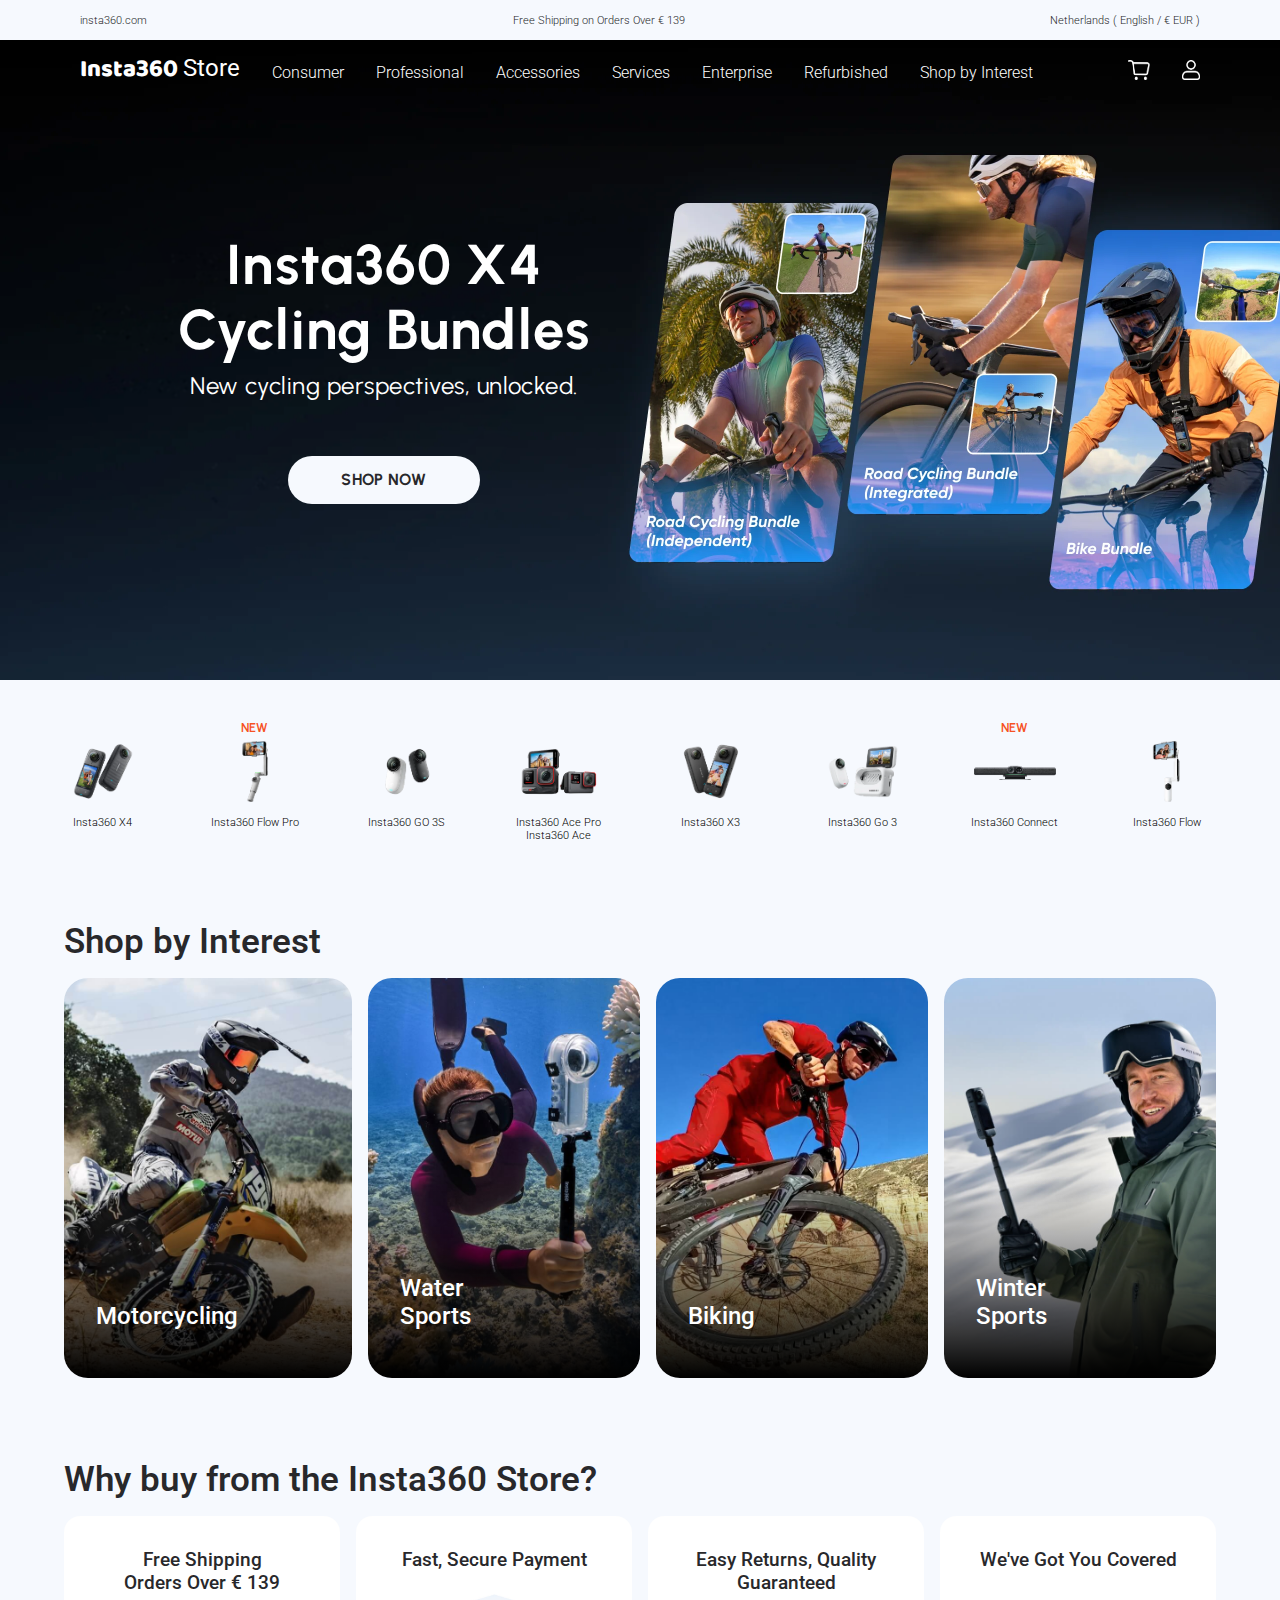
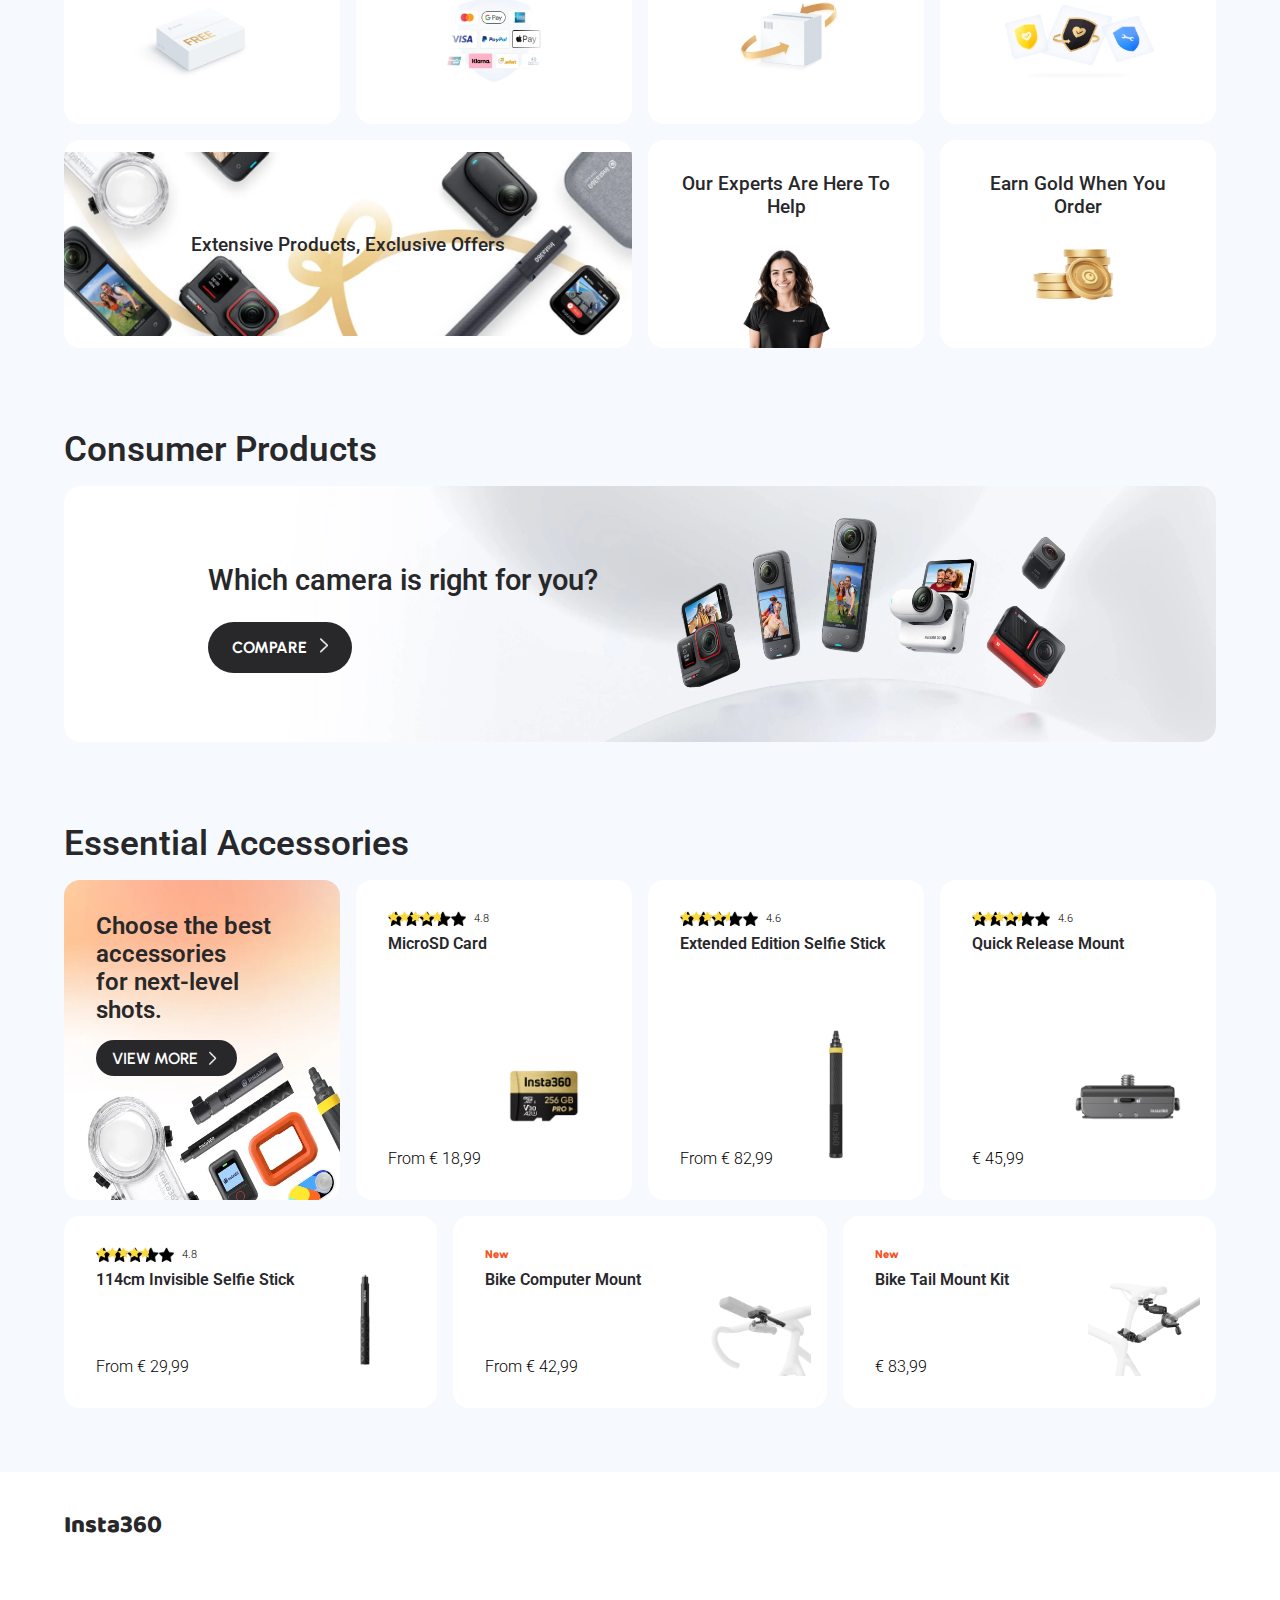
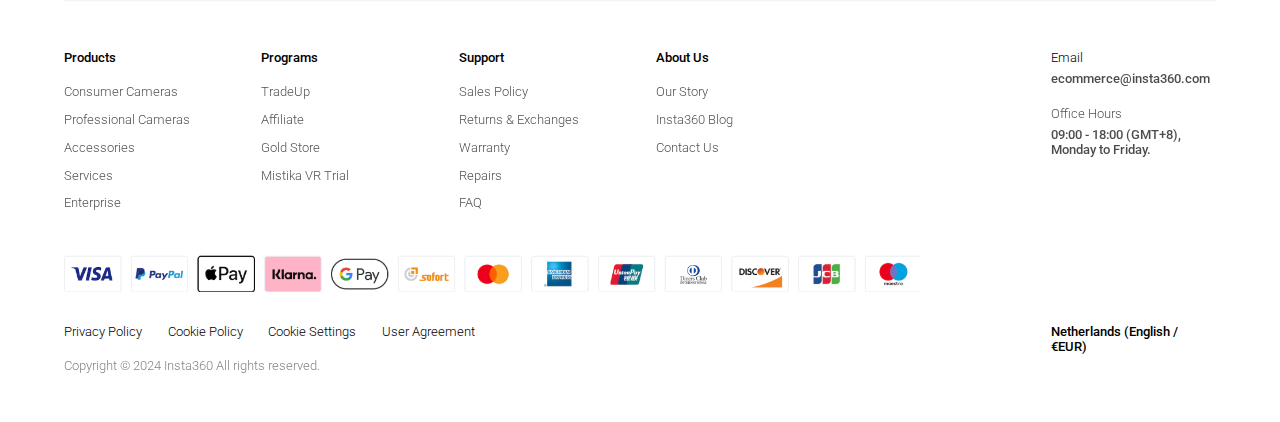
<file: index.html>
<!DOCTYPE html>
<html lang="English">
	
<head>
	<meta charset="UTF-8">
	<meta name="author" content="Tristan">
	<meta name="viewport" content="width=device-width, initial-scale=1">

	<!-- baloo font - Google Fonts -->
	<link rel="preconnect" href="https://fonts.googleapis.com">
	<link rel="preconnect" href="https://fonts.gstatic.com" crossorigin>
	<link href="https://fonts.googleapis.com/css2?family=Baloo+Bhaina+2:wght@400..800&display=swap" rel="stylesheet">

	<!-- roboto font - Google Fonts -->
	<link rel="preconnect" href="https://fonts.googleapis.com">
	<link rel="preconnect" href="https://fonts.gstatic.com" crossorigin>
	<link href="https://fonts.googleapis.com/css2?family=Roboto:ital,wght@0,100;0,300;0,400;0,500;0,700;0,900;1,100;1,300;1,400;1,500;1,700;1,900&display=swap" rel="stylesheet">

	<!-- Urbanist font - Google Fonts -->
	<link rel="preconnect" href="https://fonts.googleapis.com">
	<link rel="preconnect" href="https://fonts.gstatic.com" crossorigin>
	<link href="https://fonts.googleapis.com/css2?family=Urbanist:ital,wght@0,100..900;1,100..900&display=swap" rel="stylesheet">


	<title>Insta360 Unofficial Store</title>
	
	<link href="styles/style.css" rel="stylesheet">
	<link rel="icon" type="png" href="images/icons/favicon.png">
</head>

<body>

	<!-- A11y -->
	<a href="#mainStart" class="screenReaderText">Skip To Main Content</a> 

	<header>
		<ul>
			<li><a href="productPage.html">insta360.com</a></li>
			<li><p>Free Shipping on Orders Over € 139</p></li>
			<li><a href=".">Netherlands ( English / € EUR )</a></li>
		</ul>
		<nav>
			<ul>
				<li><h1>Insta360 <span>Store</span></h1></li>
				<li><a href=".">Consumer</a></li>
				<li><a href=".">Professional</a></li>
				<li><a href=".">Accessories</a></li>
				<li><a href=".">Services</a></li>
				<li><a href=".">Enterprise</a></li>
				<li><a href=".">Refurbished</a></li>
				<li><a href=".">Shop by Interest</a></li>
				<li><a href="."><img src="images/icons/cartIcon.png" alt="go to cart"></a></li>
				<li><a href="."><img src="images/icons/accountIcon.png" alt="go to account"></a></li>
			</ul>
		</nav>
		<section class="carousel arrowContainer">
			<div id="carousel1" >
				<a href="#carousel4" class="arrow"><span></span><img src="images/icons/arrowIcon.png" alt="show previous card in carousel"></a>
				<a href=".">
					<p>Insta360 X4</p>
					<p>Cycling Bundles</p>
					<p>New cycling perspectives, unlocked.</p>
					<p>SHOP NOW</p>
				</a>
				<a href="#carousel2" class="arrow"><img src="images/icons/arrowIcon.png" alt="show next card in carousel"><span></span></a>
			</div>
			<div id="carousel2">
				<a href="#carousel1" class="arrow"><span></span><img src="images/icons/arrowIcon.png" alt="show previous card in carousel"></a>
				<a href=".">
					<p>3 NEW X4</p>
					<p>Motorcycle Bundles</p>
					<p>More ways to capture epic footage of your rides!</p>
					<p>SHOP NOW</p>
				</a>
				<a href="#carousel3" class="arrow"><img src="images/icons/arrowIcon.png" alt="show next card in carousel"><span></span></a>
			</div>
			<div id="carousel3">
				<a href="#carousel2" class="arrow"><span></span><img src="images/icons/arrowIcon.png" alt="show previous card in carousel"></a>
				<a href=".">
					<p>UPDATE</p>
					<p>Insta360 X4</p>
					<p>Easier 360° editing starts here.</p>
					<p>BUY NOW</p>
				</a>
				<a href="#carousel4" class="arrow"><img src="images/icons/arrowIcon.png" alt="show next card in carousel"><span></span></a>
			</div>
			<div id="carousel4">
				<a href="#carousel3" class="arrow"><span></span><img src="images/icons/arrowIcon.png" alt="show previous card in carousel"></a>
				<a href=".">
					<p>NEW ARRIVAL</p>
					<p>Insta360 GO 3S</p>
					<p>Your tiny mighty 4K cam.</p>
					<p>BUY NOW</p>
				</a>
				<a href="#carousel1" class="arrow"><img src="images/icons/arrowIcon.png" alt="show next card in carousel"><span></span></a>
			</div>
		</section>
	</header>

	<main>
		<section class="arrowContainer" id="mainStart">
			<a href="#productCarouselLeft" class="arrow"><span></span><img src="images/icons/arrowIcon.png" alt="scroll to left end of carousel"></a>
			<ul class="carousel">
				<li id="productCarouselLeft"><a href=".">
					<p>NEW</p><img src="images/productCarousel/x4.webp" alt="Product Picture of the Insta360 X4">
					<p>Insta360 X4</p>
				</a></li>
				<li><a href="." class="new">
					<p>NEW</p><img src="images/productCarousel/flowPro.webp" alt="Product Picture of the new Insta360 Flow Pro">
					<p>Insta360 Flow Pro</p>
				</a></li>
				<li><a href=".">
					<p>NEW</p><img src="images/productCarousel/go3s.webp" alt="Product Picture of the Insta360 GO 3S">
					<p>Insta360 GO 3S</p>
				</a></li>
				<li><a href=".">
					<p>NEW</p><img src="images/productCarousel/ace.webp" alt="Product Picture of the Insta360 Ace Pro and Insta360 Ace">
					<p>Insta360 Ace Pro <br> Insta360 Ace</p>
				</a></li>
				<li><a href=".">
					<p>NEW</p><img src="images/productCarousel/x3.webp" alt="Product Picture of the Insta360 X3">
					<p>Insta360 X3</p>
				</a></li>
				<li><a href=".">
					<p>NEW</p><img src="images/productCarousel/go3.webp" alt="Product Picture of the Insta360 Go 3">
					<p>Insta360 Go 3</p>
				</a></li>
				<li><a href="." class="new">
					<p>NEW</p><img src="images/productCarousel/connect.png" alt="Product Picture of the New Insta360 Connect">
					<p>Insta360 Connect</p>
				</a></li>
				<li><a href=".">
					<p>NEW</p><img src="images/productCarousel/Flow.webp" alt="Product Picture of the Insta360 Flow">
					<p>Insta360 Flow</p>
				</a></li>
				<li><a href=".">
					<p>NEW</p><img src="images/productCarousel/oneRs.webp" alt="Product Picture of the Insta360 ONE RS">
					<p>Insta360 ONE RS</p>
				</a></li>
				<li><a href=".">
					<p>NEW</p><img src="images/productCarousel/oneRs1.webp" alt="Product Picture of the Insta360 ONE RS 1-Inch 360">
					<p>Insta360 ONE RS <br> 1-Inch 360</p>
				</a></li>
				<li><a href=".">
					<p>NEW</p><img src="images/productCarousel/accessories.webp" alt="Product Picture of various Accessories ">
					<p>Accessories</p>
				</a></li>
				<li><a href=".">
					<p>NEW</p><img src="images/productCarousel/x2.webp" alt="Product Picture of the Insta360 ONE X2">
					<p>Insta360 ONE X2</p>
				</a></li>
				<li><a href=".">
					<p>NEW</p><img src="images/productCarousel/link.webp" alt="Product Picture of the Insta360 Link">
					<p>Insta360 Link</p>
				</a></li>
				<li><a href=".">
					<p>NEW</p><img src="images/productCarousel/flexicare.webp" alt="FlexiCare Logo">
					<p>FlexiCare</p>
				</a></li>
				<li><a href=".">
					<p>NEW</p><img src="images/productCarousel/care.webp" alt="Care Logo">
					<p>Care</p>
				</a></li>
				<li><a href=".">
					<p>NEW</p><img src="images/productCarousel/enterprise.webp" alt="Enterprise Logo">
					<p>Enterprise</p>
				</a></li>
				<li><a href=".">
					<p>NEW</p><img src="images/productCarousel/pro2.webp" alt="Product Picture of the Insta360 Pro 2">
					<p>Insta360 Pro 2</p>
				</a></li>
				<li id="productCarouselRight"><a href=".">
					<p>NEW</p><img src="images/productCarousel/titan.webp" alt="Product Picture of the Titan">
					<p>Titan</p>
				</a></li>
			</ul>
			<a href="#productCarouselRight" class="arrow"><img src="images/icons/arrowIcon.png" alt="scroll to right end of carousel"><span></span></a>
		</section>
		<section>
			<h2>Shop by Interest</h2>
			<ul>
				<li class="arrowContainer"><a href=".">Motorcycling </a><a href="." class="arrow"><img src="images/icons/arrowIcon.png" alt="click to view motorcycling products" ><span></span></a></li>
				<li class="arrowContainer"><a href=".">Water Sports </a><a href="." class="arrow"><img src="images/icons/arrowIcon.png" alt="click to view water sports products" ><span></span></a></li>
				<li class="arrowContainer"><a href=".">Biking       </a><a href="." class="arrow"><img src="images/icons/arrowIcon.png" alt="click to view biking products"       ><span></span></a></li>
				<li class="arrowContainer"><a href=".">Winter Sports</a><a href="." class="arrow"><img src="images/icons/arrowIcon.png" alt="click to view winter sports products"><span></span></a></li>
			</ul>
		</section>
		<section class="grid">
			<h2>Why buy from the Insta360 Store?</h2>
			<ul>
				<li><a href=".">Free Shipping <br> Orders Over € 139</a></li>
				<li><a href=".">Fast, Secure Payment</a></li>
				<li><a href=".">Easy Returns, Quality Guaranteed</a></li>
				<li><a href=".">We've Got You Covered</a></li>
				<li><a href=".">Extensive Products, Exclusive Offers</a></li>
				<li><a href=".">Our Experts Are Here To Help</a></li>
				<li><a href=".">Earn Gold When You Order</a></li>
			</ul>
		</section>
		<section>
			<h2>Consumer Products</h2>
			<span>
				<span>
					<h3>Which camera is right for you?</h3>
					<a href=".">COMPARE<img src="images/icons/arrowIcon.png" alt="compare different cameras to find the best one for you"></a>
				</span>
				<img src="images/whichCam.webp" alt="array of popular Insta360 Cameras">
			</span>
		</section>
		<section class="grid">
			<h2>Essential Accessories</h2>
			<ul>
				<li>
					<a href=".">Choose the best accessories <br> for next-level shots.</a>
					<p>VIEW MORE <img src="images/icons/arrowIcon.png" alt="view more about accessories"></p>
					<img src="images/Accessories/accessoriesBG.webp" alt="different Insta360 accessories">
				</li>
				<li>
					<span class="rating rate48"><span><span></span></span>4.8</span>
					<a href=".">MicroSD Card</a>
					<p>From € 18,99</p>
					<p>BUY NOW</p>
					<span><img src="images/Accessories/microSD.webp" alt="256gb micro sd card"></span>
				</li>
				<li>
					<span class="rating rate46"><span><span></span></span>4.6</span>
					<a href="productPage.html">Extended Edition Selfie Stick</a>
					<p>From € 82,99</p>
					<p>BUY NOW</p>
					<span><img src="images/Accessories/extendedSelfie.webp" alt="extended version of the invisible selfie stick"></span>
				</li>
				<li>
					<span class="rating rate46"><span><span></span></span>4.6</span>
					<a href=".">Quick Release Mount</a>
					<p>€ 45,99</p>
					<p>BUY NOW</p>
					<span><img src="images/Accessories/mount.webp" alt="quick release mount for easy mounting"></span>
				</li>
				<li>
					<span class="rating rate48"><span><span></span></span>4.8</span>
					<a href=".">114cm Invisible Selfie Stick</a>
					<p>From € 29,99</p>
					<p>BUY NOW</p>
					<span><img src="images/Accessories/selfie.webp" alt="our tried and true 114cm invisible selfie stick"></span>
				</li>
				<li>
					<span class="alert">New</span>
					<a href=".">Bike Computer Mount</a>
					<p>From € 42,99</p>
					<p>BUY NOW</p>
					<span><img src="images/Accessories/computerMount.webp" alt="computer mount for cyclists"></span>
				</li>
				<li>
					<span class="alert">New</span>
					<a href=".">Bike Tail Mount Kit</a>
					<p>€ 83,99</p>
					<p>BUY NOW</p>
					<span><img src="images/Accessories/tailMount.webp" alt="tail mount for cyclists"></span>
				</li>
			</ul>
		</section>
	</main>

	<footer>
		<header>
			<h2>Insta360</h2>
			<hr>
		</header>
		<span>
			<span>
				<p>Products</p>
				<a href=".">Consumer Cameras</a>
				<a href=".">Professional Cameras</a>
				<a href=".">Accessories</a>
				<a href=".">Services</a>
				<a href=".">Enterprise</a>
			</span>
			<span>
				<p>Programs</p>
				<a href=".">TradeUp</a>
				<a href=".">Affiliate </a>
				<a href=".">Gold Store</a>
				<a href=".">Mistika VR Trial</a>
			</span>
			<span>
				<p>Support</p>
				<a href=".">Sales Policy</a>
				<a href=".">Returns & Exchanges</a>
				<a href=".">Warranty</a>
				<a href=".">Repairs</a>
				<a href=".">FAQ</a>
			</span>
			<span>
				<p>About Us</p>
				<a href=".">Our Story</a>
				<a href=".">Insta360 Blog</a>
				<a href=".">Contact Us</a>
			</span>
			<span>
				<p>Email</p>
				<a href="." class="bold">ecommerce@insta360.com</a>
				<p>Office Hours</p>
				<p class="bold">09:00 - 18:00 (GMT+8), <br> Monday to Friday.</p>
			</span>
			<img src="images/paymentOptions.png" alt="all the different payment methods we accept, including google pay, apple pay and paypal">
			<span>
				<a href=".">Privacy Policy</a>
				<a href=".">Cookie Policy</a>
				<a href=".">Cookie Settings</a>
				<a href=".">User Agreement</a>
			</span>
			<a href=".">Netherlands (English / €EUR)</a>
			<p>Copyright © 2024 Insta360 All rights reserved.</p>
		</span>
	</footer>





	<script defer src="scripts/script.js"></script>
</body>
	
</html>
</file>
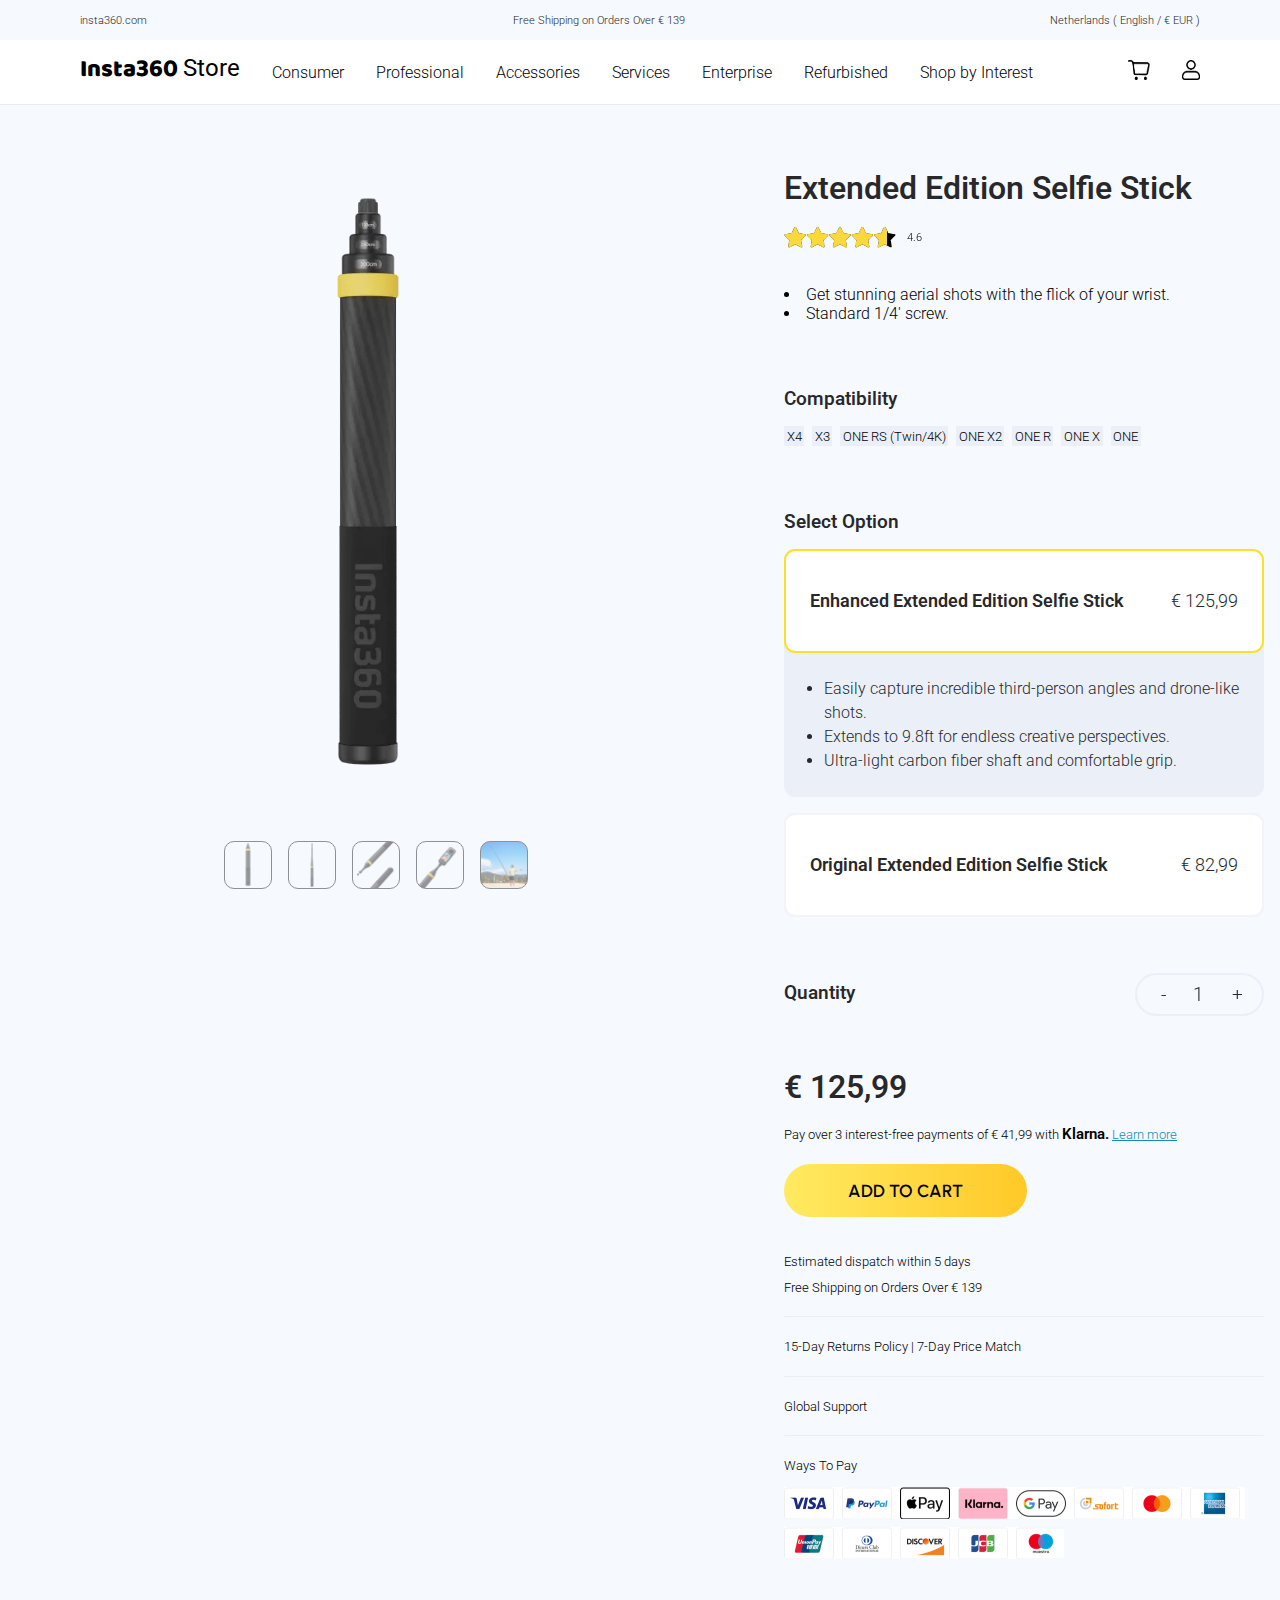
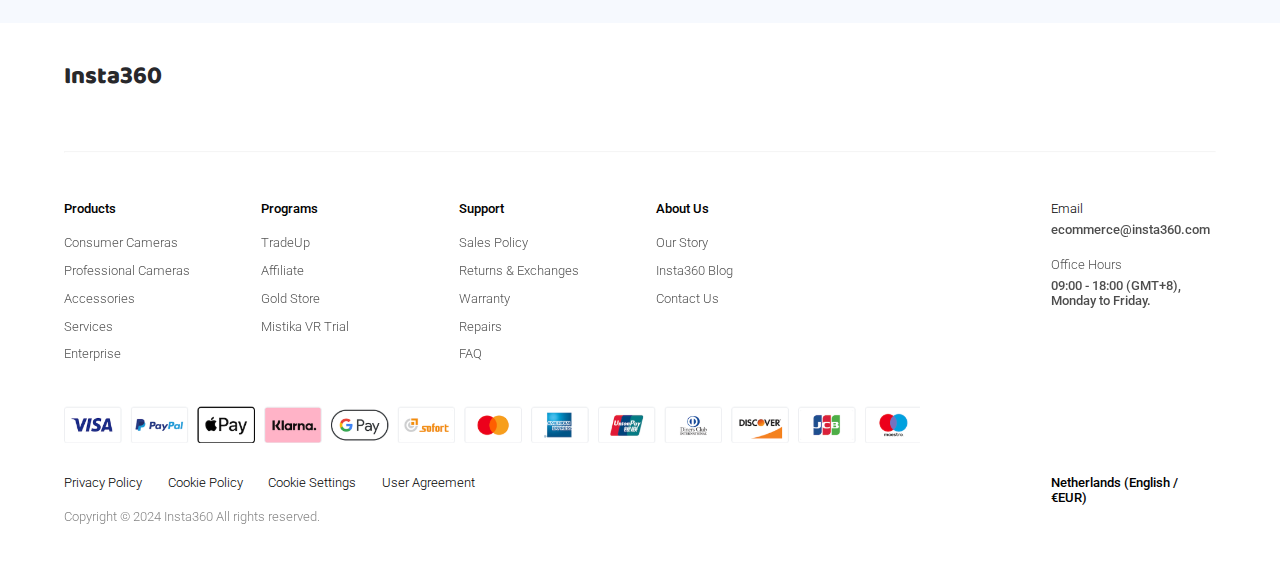
<file: productPage.html>
<!DOCTYPE html>
<html lang="English">
	
<head>
	<meta charset="UTF-8">
	<meta name="author" content="Tristan">
	<meta name="viewport" content="width=device-width, initial-scale=1">

	<!-- baloo font - Google Fonts -->
	<link rel="preconnect" href="https://fonts.googleapis.com">
	<link rel="preconnect" href="https://fonts.gstatic.com" crossorigin>
	<link href="https://fonts.googleapis.com/css2?family=Baloo+Bhaina+2:wght@400..800&display=swap" rel="stylesheet">

	<!-- roboto font - Google Fonts -->
	<link rel="preconnect" href="https://fonts.googleapis.com">
	<link rel="preconnect" href="https://fonts.gstatic.com" crossorigin>
	<link href="https://fonts.googleapis.com/css2?family=Roboto:ital,wght@0,100;0,300;0,400;0,500;0,700;0,900;1,100;1,300;1,400;1,500;1,700;1,900&display=swap" rel="stylesheet">

	<!-- Urbanist font - Google Fonts -->
	<link rel="preconnect" href="https://fonts.googleapis.com">
	<link rel="preconnect" href="https://fonts.gstatic.com" crossorigin>
	<link href="https://fonts.googleapis.com/css2?family=Urbanist:ital,wght@0,100..900;1,100..900&display=swap" rel="stylesheet">


	<title>Insta360 Unofficial Store</title>
	
	<link href="styles/style.css" rel="stylesheet">
	<link rel="icon" type="png" href="images/icons/favicon.png">
</head>

<body class="productPage">

	<!-- A11y -->
	<a href="#mainStart" class="screenReaderText">Skip To Main Content</a> 

	<header>
		<ul>
			<li><a href="index.html">insta360.com</a></li>
			<li><p>Free Shipping on Orders Over € 139</p></li>
			<li><a href=".">Netherlands ( English / € EUR )</a></li>
		</ul>
		<nav>
			<ul>
				<li><h1>Insta360 <span>Store</span></h1></li>
				<li><a href=".">Consumer</a></li>
				<li><a href=".">Professional</a></li>
				<li><a href=".">Accessories</a></li>
				<li><a href=".">Services</a></li>
				<li><a href=".">Enterprise</a></li>
				<li><a href=".">Refurbished</a></li>
				<li><a href=".">Shop by Interest</a></li>
				<li><a href="."><img src="images/icons/cartIcon.png" alt="go to cart"></a></li>
				<li><a href="."><img src="images/icons/accountIcon.png" alt="go to account"></a></li>
			</ul>
		</nav>
    </header>


    <main>
        <section>
            <div>
                <div class="carousel arrowContainer">
                    <div id="carousel1" >
                        <a href="#carousel5" class="arrow"><span></span><img src="images/icons/arrowIcon.png" alt="show previous card in carousel"></a>
                        <a href="#carousel2" class="arrow"><img src="images/icons/arrowIcon.png" alt="show next card in carousel"><span></span></a>
                    </div>
                    <div id="carousel2">
                        <a href="#carousel1" class="arrow"><span></span><img src="images/icons/arrowIcon.png" alt="show previous card in carousel"></a>
                        <a href="#carousel3" class="arrow"><img src="images/icons/arrowIcon.png" alt="show next card in carousel"><span></span></a>
                    </div>
                    <div id="carousel3">
                        <a href="#carousel2" class="arrow"><span></span><img src="images/icons/arrowIcon.png" alt="show previous card in carousel"></a>
                        <a href="#carousel4" class="arrow"><img src="images/icons/arrowIcon.png" alt="show next card in carousel"><span></span></a>
                    </div>
                    <div id="carousel4">
                        <a href="#carousel3" class="arrow"><span></span><img src="images/icons/arrowIcon.png" alt="show previous card in carousel"></a>
                        <a href="#carousel5" class="arrow"><img src="images/icons/arrowIcon.png" alt="show next card in carousel"><span></span></a>
                    </div>
                    <div id="carousel5">
                        <a href="#carousel4" class="arrow"><span></span><img src="images/icons/arrowIcon.png" alt="show previous card in carousel"></a>
                        <a href="#carousel1" class="arrow"><img src="images/icons/arrowIcon.png" alt="show next card in carousel"><span></span></a>
                    </div>
                </div>
                <a href="#carousel1"></a>
                <a href="#carousel2"></a>
                <a href="#carousel3"></a>
                <a href="#carousel4"></a>
                <a href="#carousel5"></a>
            </div>
            <div id="mainStart">
                <h2>Extended Edition Selfie Stick</h2>
				<span class="rating rate46"><span><span></span></span>4.6</span>
				<ul>
					<li>Get stunning aerial shots with the flick of your wrist.</li>
					<li>Standard 1/4' screw.</li>
				</ul>
				<h3>Compatibility</h3>
				<ul>
					<li>X4</li>
					<li>X3</li>
					<li>ONE RS (Twin/4K)</li>
					<li>ONE X2</li>
					<li>ONE R</li>
					<li>ONE X</li>
					<li>ONE</li>
				</ul>
				<h3>Select Option</h3>
				<div class="option expanded" id="option1">
					<p>Enhanced Extended Edition Selfie Stick<span>€ 125,99</span></p>
					<ul>
						<li>Easily capture incredible third-person angles and drone-like shots.</li>
						<li>Extends to 9.8ft for endless creative perspectives.</li>
						<li>Ultra-light carbon fiber shaft and comfortable grip.</li>
					</ul>
				</div>
				<div class="option" id="option2">
					<p>Original Extended Edition Selfie Stick<span>€ 82,99</span></p>
					<ul>
						<li>Maximum length: 3m</li>
						<li>minimum length: 0.5m</li>
					</ul>
				</div>
				<h3>Quantity <span>- 1 +</span></h3>
				<h2 id="price">€ 125,99</h2>
				<p>Pay over 3 interest-free payments of € 41,99 with <span>Klarna.</span> <a href=".">Learn more</a></p>
				<a href=".">ADD TO CART</a>
				<!-- <img src="images/icons/cartIcon.png" alt="testey"> -->
				<p>Estimated dispatch within 5 days <br>
				Free Shipping on Orders Over € 139</p>
				<hr>
				<p>15-Day Returns Policy | 7-Day Price Match</p>
				<hr>
				<p>Global Support</p>
				<hr>
				<p>Ways To Pay</p>
				<span><img src="images/paymentOptions.png" alt="ways to pay"></span>
				<span><img src="images/paymentOptions.png" alt="more ways to pay"></span>
				<audio id="notification1" src="audio/notification1.mp3"></audio>
				<audio id="notification2" src="audio/notification2.mp3"></audio>
            </div>
        </section>
    </main>


    <footer>
		<header>
			<h2>Insta360</h2>
			<hr>
		</header>
		<span>
			<span>
				<p>Products</p>
				<a href=".">Consumer Cameras</a>
				<a href=".">Professional Cameras</a>
				<a href=".">Accessories</a>
				<a href=".">Services</a>
				<a href=".">Enterprise</a>
			</span>
			<span>
				<p>Programs</p>
				<a href=".">TradeUp</a>
				<a href=".">Affiliate </a>
				<a href=".">Gold Store</a>
				<a href=".">Mistika VR Trial</a>
			</span>
			<span>
				<p>Support</p>
				<a href=".">Sales Policy</a>
				<a href=".">Returns & Exchanges</a>
				<a href=".">Warranty</a>
				<a href=".">Repairs</a>
				<a href=".">FAQ</a>
			</span>
			<span>
				<p>About Us</p>
				<a href=".">Our Story</a>
				<a href=".">Insta360 Blog</a>
				<a href=".">Contact Us</a>
			</span>
			<span>
				<p>Email</p>
				<a href="." class="bold">ecommerce@insta360.com</a>
				<p>Office Hours</p>
				<p class="bold">09:00 - 18:00 (GMT+8), <br> Monday to Friday.</p>
			</span>
			<img src="images/paymentOptions.png" alt="all the different payment methods we accept, including google pay, apple pay and paypal">
			<span>
				<a href=".">Privacy Policy</a>
				<a href=".">Cookie Policy</a>
				<a href=".">Cookie Settings</a>
				<a href=".">User Agreement</a>
			</span>
			<a href=".">Netherlands (English / €EUR)</a>
			<p>Copyright © 2024 Insta360 All rights reserved.</p>
		</span>
	</footer>





	<script defer src="scripts/script.js"></script>
</body>
	
</html>
</file>
<file: styles/style.css>
/**************/
/* CSS REMEDY */
/**************/
*, *::after, *::before {
  box-sizing:border-box;  
}

/* Hide scrollbar for Chrome, Safari and Opera */
*::-webkit-scrollbar {
	display: none;
}
/* Hide scrollbar for IE, Edge and Firefox */
* {
	-ms-overflow-style: none;  /* IE and Edge */
	scrollbar-width: none;  /* Firefox */
}



/*********************/
/* CUSTOM PROPERTIES */
/*********************/
:root {
	--white:#FFF;
	--black: #000;
	--offWhite: #f6f9fe;
	--offBlack: #28282b;
	--whiteChange: #FFF;
	--blackChange: #000;
	--offWhiteChange: #f6f9fe;
	--offBlackChange: #28282b;
	--color1: #ced5e442;
	--color2: #4fabd6;
	--color3: #f65224;
	--color4: #fce02a;

	--gradientClearToBlack: linear-gradient(to bottom, rgba(0, 0, 0, 0), rgba(0, 0, 0, 0), rgba(0, 0, 0, 1));
	--gradientYellow: linear-gradient(to right, rgb(255, 234, 97), rgb(255, 201, 40));

	--blackToWhite: invert(100%) sepia(5%) saturate(22%) hue-rotate(106deg) brightness(104%) contrast(107%);
	--blackToYellow: invert(77%) sepia(47%) saturate(643%) hue-rotate(356deg) brightness(107%) contrast(97%);

	--boxShadow1: 0 .5rem 1rem rgba(36, 36, 36, 0.173);

	--instaLogo: "Baloo Bhaina 2", sans-serif;
	--header: "Urbanist", sans-serif;
	--body: "Roboto", sans-serif;
}


@media (prefers-color-scheme: dark) {
	:root {
		--whiteChange: #000;
		--blackChange: #FFF;
		--offWhiteChange: #121213;
		--offBlackChange: #f6f9fe;
	}
}

/* A11y */
.screenReaderText {
	position: absolute;
	left: -9999px;
	z-index: 999;
	padding: 1rem;
	color: #FFF;
	background-color: #000;
	opacity: 0;
}

.screenReaderText:focus {
	left: 50%;
	top: 20rem;
	transform: translateX(-50%);
	opacity: 1;
}


/****************/
/* STYLING */
/****************/


body {
	margin: 0;
	background-color: var(--offWhiteChange);
	width: 100vw;
}

* {
	font-family: var(--body);
	font-weight: 300;
	text-decoration: none;
	color: inherit;
	list-style: none;
	scroll-behavior: smooth;
	transition: all .2s;
}

p {
	margin: 0;
}


/* HEADER STYLING */

header > ul{
	display: flex;
	justify-content: space-between;
	align-items: center;
	margin: 0;
	padding: 0 5rem;
	height: 2.5rem;
	color: var(--offBlackChange);
	background-color: var(--offWhiteChange);
	font-size: .7em;
}


nav {
	position: absolute;
	color: var(--white);
}

nav ul{
	height: 4rem;
	width: 100vw;
	display: flex;
	align-items: center;
	margin: 0;
	padding: 0 4rem;
	transition: all .5s;
}

nav ul:hover {
	background-color: var(--white);
	color: var(--black);
}

h1,
footer h2 {
	margin: 0;
	padding: 0;
	font-size: 1.5em;
	font-family: var(--instaLogo);
	font-weight: 800;
}

h1 span {
	font-weight: 400;
}

nav ul li{
	display: flex;
	align-items: center;
	height: 100%;
	margin: 0 1rem;
	transition: all .05s;
	border-color: #00000000;
}

nav ul li:hover {
	border-top: solid .15rem #00000000;
	border-bottom: solid .15rem var(--black);
}

nav ul li:nth-last-of-type(2){
	margin-left: auto;
}

nav ul li img {
	height: 1.2rem;
}

nav ul:not(:hover) li img{
	filter: var(--blackToWhite);
}

.productPage > header {
	padding-bottom: 4rem;
	border-bottom: solid .1rem #99999922;
}

.productPage header nav{
	background-color: var(--white);
	color: var(--black);
}

.productPage header nav ul li img {
	filter: none;
}



header section {
	display: flex;
	top: -6.5rem;
	z-index: -10;
	width: 100vw;
}

.carousel {
	flex-wrap: nowrap;
	overflow-x: scroll;
}

.carousel > * {
	flex: 0 0 auto;
}

.carousel div{
	height: 40rem;
	background-size: cover;
	background-position: center;
	background-repeat: none;
	width: 100vw;
	display: grid;
	grid-template-columns: 1fr 7fr 1fr;
	grid-template-rows: 4rem auto;
}

.carousel div > a {
	display: flex;
	justify-content: center;
	align-items: center;
	grid-row: 2 / 3;
}

.carousel div > a:first-of-type {
	grid-column: 1 / 2;
}

.carousel div > a:last-of-type {
	grid-column: 3 / 4;
}





.arrow {
	display: flex;
	justify-content: center;
	align-items: center;
	transition: all .2s;
}

.arrowContainer:not(:hover) .arrow{
	opacity: 0;
}

.arrow span {
	display: flex;
	justify-content: center;
	align-items: center;
	background-color: var(--black);
	opacity: .25;
	width: 3rem;
	height: 3rem;
	border-radius: 50%;
}

.arrow:hover span { 
	opacity: .5;
}

.arrow img {
	height: 1.2rem;
	opacity: 1;
	filter: var(--blackToWhite);
	position: relative;
}

/* bigbrain stuff here to make the arrow face the right direction based on the HTML Structure*/
.arrow img:last-child {
	right: 1.9rem;
}

.arrow img:first-child{
	left: 2rem;
	transform: rotate(180deg);
	z-index: 10;
}


/* show when entering parent - this one works (pretty clever stuff), but is not very practical */
/* .arrow:has(> *):hover {
	opacity: 1;
} */

/* I need to select the parent of the parent of .arrow, but I can't figure out if that's possible. 
Later, I tried enlarging the hitbox of the arrow's parent to cover the width of the viewport, but this also obstructed all the hyperlinks behind it*/
/* .arrow:has(> *) {
	height: inherit;
	position: absolute;
	width: 100vw;
} */







header section div > a:nth-child(2) {
	grid-column: 2/3;
	display: flex;
	flex-direction: column;
	margin: 0 40vw 3rem 0;
}

header section div > a:nth-child(2) p{
	margin-top: -.1rem;
	font-family: var(--header);
	letter-spacing: .02em;
	font-weight: 700;
	font-size: 3.5em;
	color: var(--white);
}

header section div > a p:nth-last-of-type(2){
	margin-top: .5rem;
	font-weight: 400;
	font-size: 1.5em;
}

header section div > a p:last-of-type{
	display: flex;
	justify-content: center;
	align-items: center;
	margin-top: 3.5rem;
	font-weight: 700;
	font-size: 1em;
	color: var(--offBlack);
	background-color: var(--offWhite);
	height: 3rem;
	width: 12rem;
	border-radius: 1.5rem;
}

#carousel3 a p:first-of-type, #carousel4 a p:first-of-type{
	margin: -.4rem 0 1rem 0;
	font-size: 2em;
	font-weight: 500;
	color: var(--color2);
}

#carousel4 p {
	color: var(--offBlack);
}

#carousel4 p:last-of-type{
	color: var(--offWhite);
	background-color: var(--offBlack);
}

#carousel1 {
	background-image: url(../images/headerCarousel/carousel1.png);
}

#carousel2 {
	background-image: url(../images/headerCarousel/carousel2.png);
}

#carousel3 {
	background-image: url(../images/headerCarousel/carousel3.png);
}

#carousel4 {
	background-image: url(../images/headerCarousel/carousel4.png);
}






/* FOOTER STYLING */

footer{
	padding: 0 4rem;
	background-color: var(--whiteChange);
	color: var(--blackChange);
}

footer h2 {
	font-size: 1.5em;
	padding: 2rem 0;
}

hr {
	margin: 1rem 0;
	color: var(--offBlackChange);
	opacity: .1;
}

footer > span{
	display: grid;
	grid-template-columns: repeat(6, 1fr);
	grid-template-rows: auto;
	gap: 2rem;
	padding: 2rem 0;
}

footer span span{
	display: flex;
	flex-direction: column;
	font-size: .8em;
}

footer span span *{
	margin-bottom: 1em;
	opacity: .7;
}

footer span span *:hover{
	opacity: 1;
}

footer span span *:first-child{
	font-weight: 500;
	margin-bottom: 1.5em;
	opacity: 1;
}

footer span span:nth-of-type(5){
	grid-area: 1 / 6;
}

footer span span:nth-of-type(5) *{
	font-weight: inherit;
	margin-bottom: .5em;
}

footer span span:nth-of-type(5) .bold{
	font-weight: 500;
	margin-bottom: 1.5em;
}

footer > span > img {
	height: 2.3rem;
	grid-area: 2 / 1 / span 1 / span 5;
}

footer span span:nth-of-type(6) {
	grid-area: 3 / 1 / span 1 / span 5;
	flex-direction: row;
}

footer span span:nth-of-type(6) a{
	margin-right: 2em;
	font-weight: 300;
	opacity: 1;
}

footer > span > a {
	grid-area: 3 / 6;
	font-size: .8em;
	font-weight: 500;
}

footer > span > p {
	grid-area: 4 / 1 / span 1 / span 6;
	font-size: .8em;
	opacity: .5;
	margin-top: -2rem;
}





/* MAIN STYLING */

main section:first-of-type {
	width: 100vw;
	display: grid;
	grid-template-columns: 1fr 20fr 1fr;
	margin: 2rem 0;
	color: var(--blackChange);
}

main section > a:first-of-type {
	grid-column: 1;
}

main section> a:last-of-type {
	grid-column: 3;
}

main section:first-of-type > ul {
	grid-column: 2 ;
	grid-row: 1;
	display: flex;
	margin: 0;
	padding: 0;
}

main section:first-of-type ul li a {
	height: 8rem;
	width: 8.5rem;
	margin-left: 1rem;
	display: flex;
	flex-direction: column;
	align-items: center;
	justify-content: space-between;
}

main section:first-of-type ul li:first-of-type a{
	margin-left: -1.5rem;
}

main section:first-of-type ul li a img {
	height: 64%;
	transition: all .2s;
}

main section:first-of-type ul li a:hover img {
	height: 68%;
}

main section:first-of-type ul li a p:first-of-type {
	position: relative;
	top: .5rem;
	font-family: var(--header);
	font-size: .8em;
	font-weight: 600;
	color: var(--color3);
	opacity: 0;
}

main section:first-of-type ul li a.new p:first-of-type {
	opacity: 1;
}

main section:first-of-type ul li a p:last-of-type {
	font-size: .7em;
	height: 1.5rem;
	text-align: center;
}






main section:nth-child(1n+2) {
	margin: 4rem 0;
	padding: 0 4em;
}

h2, h3{
	margin: 0;
	padding: 1rem 0;
	font-size: 2.2em;
	color: var(--offBlackChange);
	font-weight: 550;
}

h3 {
	font-size: 1.8em;
}

main section:nth-of-type(2) ul {
	margin: 0;
	padding: 0;
	display: flex;
	gap: 1rem;
	height: 25rem;
}

/* @media (max-width: 768px) { 
	main section:nth-of-type(2) ul {
		margin: 100rem;
	}
} */

main section:nth-of-type(2) ul li{
	width: 25%;
	display: flex;
	justify-content: space-between;
	background-size: cover;
	background-position: center;
	background-repeat: none;
	border-radius: 1.5rem;
	transition: .2s;
}

main section:nth-of-type(2) ul li a {
	padding: 3rem 2rem;
	display: flex;
	justify-content: space-between;
	align-items: flex-end;
	font-size: 1.5em;
	font-weight: 500;
	color: var(--white);
	height: 100%;
}

main section:nth-of-type(2) ul li a:first-child {
	flex-grow: 1;
	padding-right: 0;
}

main section:nth-of-type(2) .arrow img{
	height: .8em;
}

main section:nth-of-type(2) .arrow span{
	opacity: 0;
}

main section:nth-of-type(2) ul li:hover {
	width: 42%;
}

@media (prefers-reduced-motion) {
	main section:nth-of-type(2) > ul li:hover{
		width: 25%;
	}
}

main section:nth-of-type(2) > ul li:nth-of-type(1){
	background-image: var(--gradientClearToBlack), url(../images/shopByInterest/motorcycling.jpeg);
}

main section:nth-of-type(2) > ul li:nth-of-type(2){
	background-image: var(--gradientClearToBlack), url(../images/shopByInterest/waterSports.jpeg);
}

main section:nth-of-type(2) > ul li:nth-of-type(3){
	background-image: var(--gradientClearToBlack), url(../images/shopByInterest/biking.jpeg);
}

main section:nth-of-type(2) > ul li:nth-of-type(4){
	background-image: var(--gradientClearToBlack), url(../images/shopByInterest/winterSports.jpeg);
}





section.grid ul{
	margin: 0;
	padding: 0;
	display: grid;
	gap: 1rem;
	grid-template-columns: repeat(4, 1fr);
	grid-template-rows: repeat(2, 13rem);
}
	

section.grid ul li{
	display: flex;
	flex-direction: row;
	justify-content: center;
	background-color: var(--white);
	border-radius: 1rem;
	background-size: cover;
	background-position: center;
	background-repeat: no-repeat;
	transition: all .2s;
}

section.grid ul li a{
	padding: 2rem;
	font-size: 1.2em;
	font-weight: 500;
	color: var(--offBlack);
	text-align: center;
}

main section.grid ul li:hover {
	box-shadow: var(--boxShadow1);
}

main section:nth-of-type(3) ul li:nth-of-type(1) {
	background-image: url(../images/whyBuy/freeShipping.webp);
	background-size: 65%;
}

main section:nth-of-type(3) ul li:nth-of-type(1):hover {
	background-size: calc(65% + 65% / 10 * .7);
}

main section:nth-of-type(3) ul li:nth-of-type(2) {
	background-image: url(../images/whyBuy/payment.webp);
	background-size: 150%;
}

main section:nth-of-type(3) ul li:nth-of-type(2):hover {
	background-size: calc(150% + 150% / 10 * .7);
}

main section:nth-of-type(3) ul li:nth-of-type(3) {
	background-image: url(../images/whyBuy/returns.webp);
	background-size: 140%;
}

main section:nth-of-type(3) ul li:nth-of-type(3):hover {
	background-size: calc(140% + 140% / 10 * .7);
}

main section:nth-of-type(3) ul li:nth-of-type(4) {
	background-image: url(../images/whyBuy/covered.webp);
	background-size: 150%;
}

main section:nth-of-type(3) ul li:nth-of-type(4):hover {
	background-size: calc(150% + 150% / 10 * .7);
}

main section:nth-of-type(3) ul li:nth-of-type(5) {
	background-image: url(../images/whyBuy/offers.webp);
	background-size: 100%;
	grid-column: 1 / 3;
	align-items: center;
}

main section:nth-of-type(3) ul li:nth-of-type(5):hover {
	background-size: calc(100% + 100% / 10 * .7);
}

main section:nth-of-type(3) ul li:nth-of-type(6) {
	background-image: url(../images/whyBuy/help.webp);
	background-size: 50%;
	background-position: bottom;
}

main section:nth-of-type(3) ul li:nth-of-type(6):hover {
	background-size: calc(50% + 50% / 10 * .7);
}

main section:nth-of-type(3) ul li:nth-of-type(7) {
	background-image: url(../images/whyBuy/gold.webp);
	background-size: 55%;
}

main section:nth-of-type(3) ul li:nth-of-type(7):hover {
	background-size: calc(55% + 55% / 10 * .7);
}





main section:nth-of-type(4) span:last-of-type {
	display: flex;
	align-items: center;
	height: 16rem;
	width: 100%;
	border-radius: 1rem;
	overflow: hidden;
	transition: all .4s;
}

main section:nth-of-type(4) span:last-of-type h3{
	color: var(--offBlack);
}

main section:nth-of-type(4) span:last-of-type span {
	position: absolute;
	display: flex;
	flex-direction: column;
	justify-content: space-around;
	align-items: flex-start;
	width: auto;
	padding: 3.5rem 0 4rem 9rem;
}

main section:nth-of-type(4) span:last-of-type span a {
	display: flex;
	justify-content: space-between;
	font-family: var(--header);
	font-weight: 700;
	color: var(--white);
	background-color: var(--offBlack);
	padding: 1rem 1.5rem;
	width: 9rem;
	border-radius: 2rem;
	transition: all .4s;
}

main section:nth-of-type(5) ul li:first-of-type p img,
main section:nth-of-type(4) span:last-of-type span a img {
	position: relative;
	transform: rotate(180deg);
	filter: var(--blackToWhite);
	height: .9em;
}

main section:nth-of-type(4) span:last-of-type > img {
	left: 4rem;
	width: 100%;
	min-height: 100%;
	z-index: -10;
	border-radius: inherit;
	transition: all .4s;
}

main section:nth-of-type(4) span:last-of-type span a:hover {
	opacity: .6;
}

main section:nth-of-type(4) span:last-of-type span a:hover img {
	right: -.3rem
}

main section:nth-of-type(4) > span:last-of-type:hover {
	box-shadow: var(--boxShadow1);
}

main section:nth-of-type(4) span:last-of-type:hover > img {
	width: 102%;
}

@media (prefers-reduced-motion) {
	main section:nth-of-type(4) span:last-of-type:hover > img {
		width: 100%;
	}
}






main section:nth-of-type(5) ul{
	grid-template-columns: repeat(12, 1fr);
	grid-template-rows: 20rem 12rem;
}

main section:nth-of-type(5) ul li{
	position: relative;
	display: flex;
	flex-direction: column;
	justify-content: left;
	padding: 2rem;
	grid-area: span 1 / span 3;
}

main section:nth-of-type(5) ul li:nth-of-type(5),
main section:nth-of-type(5) ul li:nth-of-type(6),
main section:nth-of-type(5) ul li:nth-of-type(7){
	grid-area: span 1 / span 4;
}


/* STAR RATING SYSTEM (COOL STUFF) */
.rating,
main section:nth-of-type(5) ul li span:first-of-type{
	position: relative;
	display: flex;
	align-items: center;
	top: -.3rem;
	height: 2em;
	font-size: .7em;
}

.rating span,
main section:nth-of-type(5) ul li span:first-of-type span{
	position: relative;
	top: 0;
	left: 0;
	height: 2em;
	width: 10em;
	margin-right: 1em;
	background-image: url(../images/icons/star.png);
	background-size: 2em;
}

.rating span span,
main section:nth-of-type(5) ul li span:first-of-type span span{
	position: absolute;
	right: 0;
	filter: var(--blackToYellow);
}

main section:nth-of-type(5) ul li span:first-of-type.rate48 span span{
	width: calc(2em * 4.8);
}

.rate46 span span,
main section:nth-of-type(5) ul li span:first-of-type.rate46 span span{
	width: calc(2em * 4.6);
}

main section:nth-of-type(5) ul li span:first-of-type.alert{
	font-family: var(--header);
	font-weight: 900;
	color: var(--color3);
}


main section:nth-of-type(5) ul li a{
	text-align: left;
	font-size: 1em;
	font-weight: 600;
	padding: 0;
}

main section:nth-of-type(5) ul li p:nth-of-type(1){
	margin-top: auto;
}

main section:nth-of-type(5) ul li:first-of-type p,
main section:nth-of-type(5) ul li p:nth-of-type(2){
	height: .1px;
	width: fit-content;
	display: flex;
	align-items: center;
	padding: 0 1rem;
	font-family: var(--header);
	font-size: .8em;
	font-weight: 600;
	color: var(--white);
	background-color: var(--offBlack);
	border-radius: 2rem;
	opacity: 0;
	transition: all .2s ease-out;
}



main section:nth-of-type(5) ul li span:last-of-type{
	position: absolute;
	right: 1rem;
	bottom: 2rem;
	width: 9rem;
	display: flex;
	justify-content: center;
	align-items: center;
}

main section:nth-of-type(5) ul li span:last-of-type img{
	width: 100%;
	transition: all .2s;
}

main section:nth-of-type(5) ul li:nth-last-of-type(1) > span:last-of-type,
main section:nth-of-type(5) ul li:nth-last-of-type(2) > span:last-of-type,
main section:nth-of-type(5) ul li:nth-last-of-type(3) > span:last-of-type{
	width: 7rem;
}

main section:nth-of-type(5) ul li:hover p:nth-of-type(2){
	height: 2.25rem;
	opacity: 1;
	margin-top: .5rem;
}

main section:nth-of-type(5) ul li p:nth-of-type(2):hover {
	opacity: .7;
}

main section:nth-of-type(5) ul li:first-of-type:hover > img, 
main section:nth-of-type(5) ul li:hover span:last-of-type img{
	width: calc(100% + 1rem);
}

main section:nth-of-type(5) ul li:first-of-type{
	overflow: hidden;
	background-color: transparent;
}

main section:nth-of-type(5) ul li:first-of-type a{
	font-size: 1.5em;
}

main section:nth-of-type(5) ul li:first-of-type p{
	font-size: 1em;
	height: 2.25rem;
	margin-top: 1rem;
	opacity: 1;
}

main section:nth-of-type(5) ul li:first-of-type p img{
	height: .8em;
	margin: 0 .3em 0 .7em;
}

main section:nth-of-type(5) ul li:first-of-type > img{
	position: absolute;
	bottom: 0;
	left: 0;
	width: 100%;
	min-height: 100%;
	z-index: -10;
}

main section:nth-of-type(5) ul li:first-of-type p:hover{
	opacity: .7;
}

main section:nth-of-type(5) ul li:first-of-type p:hover img{
	margin: 0 0 0 1em;
}

/* @media (prefers-color-scheme: dark){
	main section:nth-of-type(2) ul {
		flex-wrap: wrap;
	}

	main section:nth-of-type(2) ul li {
		width: calc(50% - .5rem);
	}
} */






/* PRODUCT PAGE */

.productPage main section:first-of-type{
	position: relative;
	margin: 0;
	padding: 4rem 0;
	background-color: var(--offWhiteChange);
	display: flex;
	gap: 4rem;
	justify-content: center;
}

.productPage main section:first-of-type > div:first-of-type {
	position: sticky;
	top: 4rem;
	height: fit-content;
	width: 44rem;
	display: flex;
	flex-wrap: wrap;
	justify-content: center;
}

.productPage main section:first-of-type > div:first-of-type > a{
	margin: 2rem 0 0 1rem;
	height: 3rem;
	width: 3rem;
	border: solid 1px var(--offBlackChange);
	border-radius: 10px;
	background-color: transparent;
	background-position: center;
	background-size: 3rem;
}

.productPage main section:first-of-type > div:first-of-type > a:not(:hover){
	opacity: .5;
}

.productPage main section:first-of-type div .carousel{
	display: flex;
	height: 40rem;
	width: 100%;
}

.productPage main section:first-of-type div .carousel div{
	width: 100%;
	background-size: contain;
	background-repeat: no-repeat;
}

.productPage main section:first-of-type > div:first-of-type > a:nth-of-type(1),
.productPage #carousel1 {
	background-image: url(../images/selfieStick/pic1.webp);
}

.productPage main section:first-of-type > div:first-of-type > a:nth-of-type(2),
.productPage #carousel2 {
	background-image: url(../images/selfieStick/pic2.webp);
}

.productPage main section:first-of-type > div:first-of-type > a:nth-of-type(3),
.productPage #carousel3 {
	background-image: url(../images/selfieStick/pic3.webp);
}

.productPage main section:first-of-type > div:first-of-type > a:nth-of-type(4),
.productPage #carousel4 {
	background-image: url(../images/selfieStick/pic4.webp);
}

.productPage main section:first-of-type > div:first-of-type > a:nth-of-type(5),
.productPage #carousel5 {
	background-image: url(../images/selfieStick/pic5.webp);
}

.productPage main section:first-of-type > div:nth-of-type(2) {
	height: fit-content;
	width: 30rem;
	flex-direction: column;
}

.productPage .rating{
	margin-top: .5rem;
}

.productPage main h2 {
	padding-top: 0;
	font-size: 2em;
}

.productPage h3 {
	margin-top: 3rem;
	font-size: 1.2em;
}

.productPage main section:first-of-type > div:nth-of-type(2) > ul:first-of-type{
	margin: 2rem 0;
	padding: 0;
}

.productPage main section:first-of-type > div:nth-of-type(2) > ul:first-of-type li{
	list-style: inside disc;
}

.productPage main section:first-of-type > div:nth-of-type(2) ul:nth-of-type(2){
	display: flex;
	gap: .5rem;
	margin: 0;
	padding: 0;
	font-size: .8em;
}

.productPage main section:first-of-type > div:nth-of-type(2) ul:nth-of-type(2) li{
	background-color: var(--color1);
	padding: .2em;
}





.option{
	background-color: var(--color1);
	border-radius: .7rem;
	color: var(--offBlack);
}

.option p{
	background-color: var(--white);
	border: solid 2px var(--color1);
	border-radius: inherit;
	padding: 2.5rem 1.5rem;
	font-size: 1.1em;
	font-weight: 600;
}

.option span{
	border: none;
	float: right;
	font-weight: 300;
}

.option ul{
	height: 0px;
	margin: 0 0 0 1rem;
	padding: 0 1.5rem;
	line-height: 1.5em;
	color: var(--offBlackChange);
	overflow: hidden;
}

.option ul li{
	list-style: outside;
}

#option2 p{
	margin-top: 1rem;
}

/* dropdown and highlight on hover */
.expanded ul{
	height: fit-content;
	padding: 1.5rem;
}

.expanded p{
	border: solid 2px var(--color4);
}





.productPage main section:first-of-type > div:nth-of-type(2) h3:nth-of-type(3){
	margin-bottom: 3rem;
}

.productPage main section:first-of-type > div:nth-of-type(2) h3:nth-of-type(3) span{
	float: right;
	position: relative;
	top: -.5rem;
	padding: .5rem .5rem .5rem 1.5rem;
	border: solid 2px var(--color1);
	border-radius: 2rem;
	letter-spacing: .7rem;
}

.productPage main section:first-of-type > div:nth-of-type(2) h2:nth-of-type(2){
	padding-bottom: 0;
}

.productPage main section:first-of-type > div:nth-of-type(2) > a{
	display: inline-block;
	margin: 1rem 0;
	padding: 1rem 4rem;
	color: var(--black);
	background-image: var(--gradientYellow);
	font-family: var(--header);
	font-size: 1.1em;
	font-weight: 600;
	border-radius: 3rem;
}

.productPage main section:first-of-type > div:nth-of-type(2) > p{
	margin-top: 1rem;
	color: var(--BlackChange);
	font-size: .8em;
	line-height: 2em;
}

.productPage main section:first-of-type > div:nth-of-type(2) > p span{
	font-weight: 600;
	font-size: 1.2em;
}

.productPage main section:first-of-type > div:nth-of-type(2) > p a{
	color: #1687bb;
	text-decoration: underline;
}

/* .productPage main section:first-of-type > div:nth-of-type(2) > img{
	height: 1rem;
	display: inline;
} */

.productPage main section:first-of-type > div:nth-of-type(2) > span:nth-of-type(1n+2){
	margin-top: .5rem;
	display: block;
	height: 2rem;
	width: calc(3.6rem * 8);
	overflow: hidden;
}

.productPage main section:first-of-type > div:nth-of-type(2) > span img{
	height: 100%;
}

.productPage main section:first-of-type > div:nth-of-type(2) > span:last-of-type{
	width: calc(3.6rem * 5 - .5rem);
}

.productPage main section:first-of-type > div:nth-of-type(2) > span:last-of-type img{
	float: right;
}

/* @media only screen and (min-width: 0px) and (max-width: 300px) */
@media (prefers-color-scheme: dark){
	.productPage main section:first-of-type{
		flex-direction: column;
		align-items: center;
	}
	
	.productPage main section:first-of-type > div:first-of-type {
		position: initial;
		top: 4rem;
		width: 70vw;
	}

	.productPage main section:first-of-type > div:nth-of-type(2) {
		width: 70vw;
	}
}


/* PREFERS REDUCED MOTION */
@media (prefers-reduced-motion) {
	* {
		transition: all 1.5s!important;
	}
}
</file>
